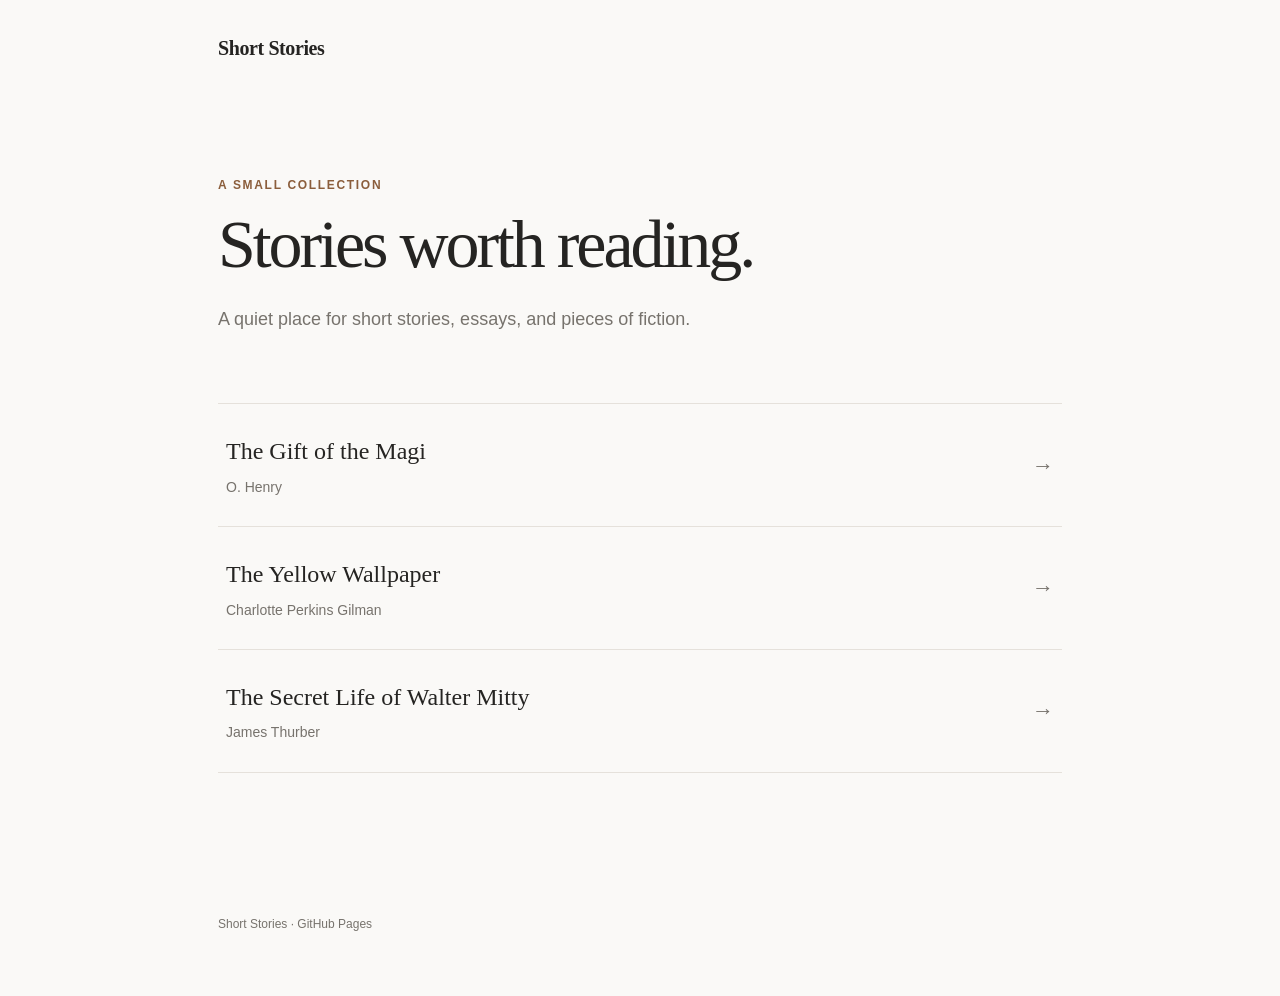
<file: index.html>
<!DOCTYPE html>
<html lang="en">
<head>
    <meta charset="UTF-8">
    <meta name="viewport" content="width=device-width, initial-scale=1.0">
    <title>Short Stories</title>
    <link rel="stylesheet" href="style.css">
</head>

<body>

<header class="site-header">
    <a href="index.html" class="site-title">Short Stories</a>
</header>

<main class="container">
    <section class="hero">
        <p class="eyebrow">A small collection</p>
        <h1>Stories worth reading.</h1>
        <p class="intro">
            A quiet place for short stories, essays, and pieces of fiction.
        </p>
    </section>

    <section class="story-list"></section>
</main>
<script src="stories.js"></script>

<footer>
    <p>Short Stories · GitHub Pages</p>
</footer>

</body>
</html>
</file>
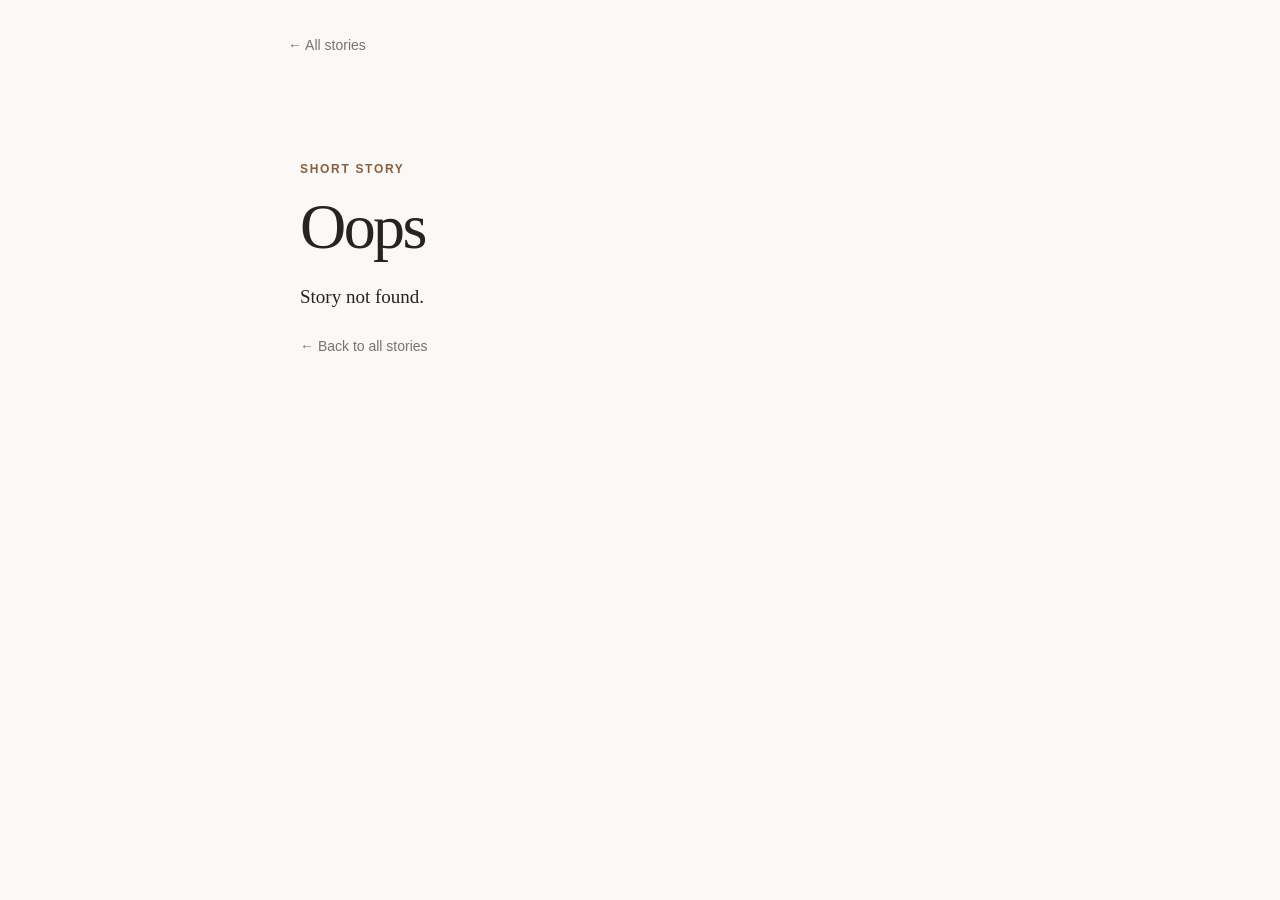
<file: story.html>
<!DOCTYPE html>
<html lang="en">

<head>
    <meta charset="UTF-8">
    <meta name="viewport" content="width=device-width, initial-scale=1.0">

    <title>Short Stories</title>

    <link rel="stylesheet" href="style.css">
</head>

<body>

<header class="reader-header">
    <a href="index.html" class="back-link">← All stories</a>
</header>

<main class="reader">

    <article class="story">

        <p class="eyebrow">Short Story</p>

        <h1 class="story-title"></h1>

        <p class="author story-author"></p>

        <div class="story-text"></div>

    </article>

</main>

<script src="stories.js"></script>

</body>
</html>
</file>
<file: style.css>
/* ------------------------------
   Base
------------------------------ */

:root {
    --background: #faf9f7;
    --surface: #ffffff;
    --text: #252422;
    --muted: #77736d;
    --border: #e5e1db;
    --accent: #8b5e3c;
}

* {
    box-sizing: border-box;
}

html {
    scroll-behavior: smooth;
}

body {
    margin: 0;
    background: var(--background);
    color: var(--text);

    font-family:
        -apple-system,
        BlinkMacSystemFont,
        "Segoe UI",
        sans-serif;

    line-height: 1.6;
}


/* ------------------------------
   Header
------------------------------ */

.site-header {
    max-width: 900px;
    margin: 0 auto;
    padding: 32px 28px;
}

.site-title {
    color: var(--text);
    text-decoration: none;
    font-family: Georgia, serif;
    font-size: 20px;
    font-weight: 600;
    letter-spacing: -0.02em;
}

.reader-header {
    max-width: 760px;
    margin: 0 auto;
    padding: 32px 28px;
}

.back-link {
    color: var(--muted);
    text-decoration: none;
    font-size: 14px;
}

.back-link:hover {
    color: var(--text);
}


/* ------------------------------
   Landing page
------------------------------ */

.container {
    max-width: 900px;
    margin: 0 auto;
    padding: 80px 28px 100px;
}

.hero {
    max-width: 650px;
    margin-bottom: 70px;
}

.eyebrow {
    margin: 0 0 14px;

    color: var(--accent);

    font-size: 12px;
    font-weight: 700;
    letter-spacing: 0.14em;
    text-transform: uppercase;
}

.hero h1 {
    margin: 0;

    font-family: Georgia, "Times New Roman", serif;
    font-size: clamp(42px, 7vw, 68px);
    font-weight: 400;
    letter-spacing: -0.045em;
    line-height: 1.05;
}

.intro {
    max-width: 520px;
    margin-top: 24px;

    color: var(--muted);
    font-size: 18px;
}


/* ------------------------------
   Story list
------------------------------ */

.story-list {
    border-top: 1px solid var(--border);
}

.story-card {
    display: flex;
    align-items: center;
    justify-content: space-between;

    padding: 28px 8px;

    color: inherit;
    text-decoration: none;

    border-bottom: 1px solid var(--border);

    transition:
        padding 180ms ease,
        background 180ms ease;
}

.story-card:hover {
    padding-left: 18px;
    padding-right: 18px;
    background: rgba(255, 255, 255, 0.65);
}

.story-card h2 {
    margin: 0;

    font-family: Georgia, "Times New Roman", serif;
    font-size: 24px;
    font-weight: 400;
}

.story-card p {
    margin: 5px 0 0;

    color: var(--muted);
    font-size: 14px;
}

.arrow {
    color: var(--muted);
    font-size: 22px;

    transition: transform 180ms ease;
}

.story-card:hover .arrow {
    transform: translateX(5px);
}


/* ------------------------------
   Story reader
------------------------------ */

.reader {
    max-width: 760px;
    margin: 0 auto;
    padding: 70px 28px 120px;
}

.story {
    max-width: 680px;
    margin: 0 auto;
}

.story h1 {
    margin: 0;

    font-family: Georgia, "Times New Roman", serif;
    font-size: clamp(42px, 7vw, 64px);
    font-weight: 400;
    letter-spacing: -0.04em;
    line-height: 1.05;
}

.author {
    margin: 18px 0 70px;

    color: var(--muted);
    font-size: 15px;
}


/* ------------------------------
   Story typography
------------------------------ */

.story-text {
    font-family:
        Georgia,
        "Times New Roman",
        serif;

    font-size: 19px;
    line-height: 1.85;
}

.story-text p {
    margin: 0 0 28px;
}


/* ------------------------------
   Footer
------------------------------ */

footer {
    max-width: 900px;
    margin: 0 auto;
    padding: 30px 28px 50px;

    color: var(--muted);
    font-size: 12px;
}


/* ------------------------------
   Mobile
------------------------------ */

@media (max-width: 600px) {

    .site-header,
    .reader-header {
        padding: 24px 20px;
    }

    .container {
        padding: 55px 20px 70px;
    }

    .hero {
        margin-bottom: 50px;
    }

    .hero h1 {
        font-size: 44px;
    }

    .intro {
        font-size: 16px;
    }

    .story-card {
        padding: 22px 4px;
    }

    .story-card h2 {
        font-size: 21px;
    }

    .reader {
        padding: 45px 20px 80px;
    }

    .story h1 {
        font-size: 43px;
    }

    .author {
        margin-bottom: 50px;
    }

    .story-text {
        font-size: 18px;
        line-height: 1.8;
    }
}
</file>
